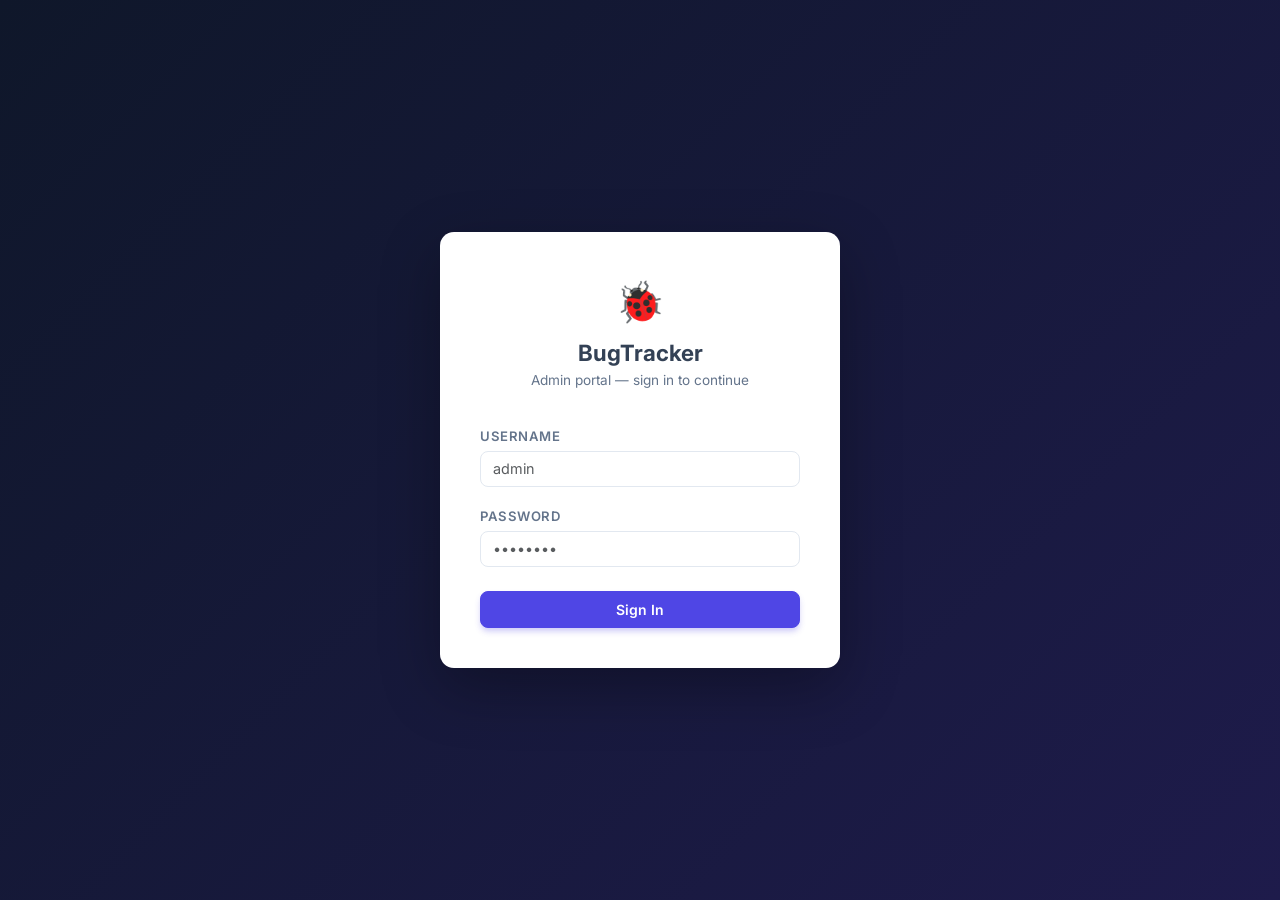
<file: index.html>
<!DOCTYPE html>
<html lang="en">
<head>
    <meta charset="UTF-8">
    <meta name="viewport" content="width=device-width, initial-scale=1.0">
    <title>BugTracker | Dashboard</title>

    <!-- Bootstrap 5 CSS CDN — provides responsive grid, components, and utility classes -->
    <link href="https://cdn.jsdelivr.net/npm/bootstrap@5.2.3/dist/css/bootstrap.min.css" rel="stylesheet">

    <!-- Custom stylesheet — overrides and extends Bootstrap with project-specific styles -->
    <link rel="stylesheet" href="css/styles.css">
</head>
<body>

    <!-- ===== NAVIGATION BAR ===== -->
    <!-- Responsive top nav using Bootstrap's navbar component.
         Collapses into a hamburger menu on smaller screens. -->
    <nav class="navbar navbar-expand-lg mb-4">
        <div class="container-fluid">

            <!-- Brand/logo link — clicking returns user to the dashboard -->
            <a class="navbar-brand" href="index.html">🐞 BugTracker</a>

            <!-- Hamburger toggle button — only visible on mobile/tablet viewports -->
            <button class="navbar-toggler" type="button"
                    data-bs-toggle="collapse" data-bs-target="#nav"
                    aria-controls="nav" aria-expanded="false" aria-label="Toggle navigation">
                <span class="navbar-toggler-icon"></span>
            </button>

            <!-- Collapsible nav links — hidden on small screens, shown on lg+ -->
            <div class="collapse navbar-collapse" id="nav">

                <!-- Primary navigation links -->
                <ul class="navbar-nav me-auto">
                    <li class="nav-item"><a class="nav-link active" href="index.html">Dashboard</a></li>
                    <li class="nav-item"><a class="nav-link" href="pages/create-issue.html">Create Ticket</a></li>
                    <li class="nav-item"><a class="nav-link" href="pages/people-management.html">People</a></li>
                    <li class="nav-item"><a class="nav-link" href="pages/project-management.html">Projects</a></li>
                </ul>

                <!-- Logout button — triggers logout logic defined in app.js -->
                <button id="logout-btn" class="btn btn-outline-danger btn-sm fw-bold ms-2">Logout</button>
            </div>
        </div>
    </nav>
    <!-- ===== END NAVIGATION BAR ===== -->


    <!-- ===== MAIN CONTENT AREA ===== -->
    <div class="container">

        <!-- Page header row — title on the left, filter controls on the right -->
        <div class="row mb-4 align-items-center">

            <!-- Page title and subtitle -->
            <div class="col-md-6">
                <h2 class="page-title">Issue Dashboard</h2>
                <p class="page-sub">All recorded bugs and issues</p>
            </div>

            <!-- Filter and action controls -->
            <div class="col-md-6 text-md-end mt-3 mt-md-0">

                <!-- Dropdown to filter issues by status (All / Open / Resolved / Overdue).
                     The selected value is read by app.js to filter the rendered issue cards. -->
                <select class="form-select w-auto d-inline-block" id="filter-status">
                    <option value="all">All Statuses</option>
                    <option value="open">Open</option>
                    <option value="resolved">Resolved</option>
                    <option value="overdue">Overdue</option>
                </select>

                <!-- Shortcut button to the ticket creation page -->
                <a href="pages/create-issue.html" class="btn btn-primary ms-2">+ New Ticket</a>
            </div>
        </div>

        <!-- Issue list container — populated dynamically by app.js.
             Shows a loading placeholder until JavaScript fetches and renders the issues. -->
        <div class="row" id="issue-list">
            <div class="col-12 text-center text-muted py-5"><p>Loading issues...</p></div>
        </div>

    </div>
    <!-- ===== END MAIN CONTENT AREA ===== -->


    <!-- Bootstrap 5 JS bundle (includes Popper) — required for navbar toggle and other components -->
    <script src="https://cdn.jsdelivr.net/npm/bootstrap@5.2.3/dist/js/bootstrap.bundle.min.js"></script>

    <!-- Main application script — handles issue rendering, filtering, and logout -->
    <script src="js/app.js"></script>

</body>
</html>
</file>
<file: css/styles.css>
/* =============================================================
   styles.css — UI Architecture & Theming
   BugTracker | Global Stylesheet
   ============================================================= */


/* ── 1. TYPOGRAPHY ──────────────────────────────────────────── */
/* Importing 'Inter' from Google Fonts — a typeface designed 
   specifically for readability on digital screens, ideal for 
   data-heavy interfaces like dashboards and issue trackers. */
@import url('https://fonts.googleapis.com/css2?family=Inter:wght@400;500;600;700&display=swap');


/* ── 2. DESIGN TOKENS (CSS VARIABLES) ───────────────────────── */
/* All brand colors and theme values are defined here as CSS custom 
   properties (variables). Following the DRY principle — if the 
   client requests a rebrand, only these values need to change and 
   the entire app updates automatically. */
:root {
    --primary: #4f46e5;       /* Main brand color — Premium Indigo */
    --primary-dark: #4338ca;  /* Darker shade used on hover states */
    --bg: #f8fafc;            /* Page background — modern Slate off-white */
    --surface: #ffffff;       /* Card/panel background — pure white */
    --border: #e2e8f0;        /* Subtle border color for separating elements */
    --text: #334155;          /* Primary body text — deep Slate */
    --muted: #64748b;         /* Secondary/supporting text — lighter Slate */
    --open: #3b82f6;          /* Status color — Blue for open/active issues */
    --resolved: #10b981;      /* Status color — Emerald for resolved issues */
    --overdue: #ef4444;       /* Status color — Red for critical/overdue issues */
}


/* ── 3. GLOBAL RESET & BASE STYLES ─────────────────────────── */
/* Applies border-box sizing to all elements so padding and borders 
   are included in width/height calculations — prevents layout surprises. */
* {
    box-sizing: border-box;
}

/* Base body styles — sets the global font, background, text color, 
   and removes default browser margin. */
body {
    font-family: 'Inter', sans-serif;
    background-color: var(--bg);
    color: var(--text);
    margin: 0;
}


/* ── 4. NAVBAR ───────────────────────────────────────────────── */
/* Dark navy background with a colored bottom border to visually 
   anchor the nav to the top of every page. !important overrides 
   Bootstrap's default navbar background. */
.navbar {
    background-color: #0f172a !important;
    border-bottom: 3px solid var(--primary);
    padding: 0.75rem 1.5rem;
}

/* Brand/logo text — white and bold to stand out against the dark navbar */
.navbar-brand {
    font-weight: 700;
    font-size: 1.25rem;
    letter-spacing: -0.3px;
    color: #ffffff !important;
}

/* Nav links — slightly muted white so the active/hovered item 
   stands out clearly by comparison. */
.nav-link {
    color: #cbd5e1 !important;
    font-size: 0.875rem;
    font-weight: 500;
    padding: 0.5rem 0.85rem !important;
    border-radius: 6px;
    /* Smooth color and background transitions on interaction */
    transition: background 0.15s, color 0.15s;
}

/* Highlight the active page link and provide hover feedback with a 
   semi-transparent white background pill effect. */
.nav-link:hover,
.nav-link.active {
    background-color: rgba(255, 255, 255, 0.1);
    color: #ffffff !important;
}


/* ── 5. BUTTONS & MICRO-INTERACTIONS ────────────────────────── */
/* Primary CTA button — indigo brand color with a soft shadow to give 
   it a lifted, tactile appearance. */
.btn-primary {
    background-color: var(--primary);
    border-color: var(--primary);
    font-weight: 600;
    font-size: 0.875rem;
    border-radius: 8px;
    padding: 0.45rem 1rem;
    /* Subtle upward nudge and deeper shadow on hover for tactile feel */
    transition: background 0.2s, transform 0.15s;
    box-shadow: 0 4px 6px -1px rgba(79, 70, 229, 0.3);
}

/* On hover: darken the button, shift it up 1px, and intensify the shadow
   to simulate a physical "press" interaction. */
.btn-primary:hover {
    background-color: var(--primary-dark);
    border-color: var(--primary-dark);
    transform: translateY(-1px);
    box-shadow: 0 6px 8px -1px rgba(79, 70, 229, 0.4);
}

/* Secondary and outline buttons — consistent border-radius and sizing 
   to match the primary button's visual language. */
.btn-secondary {
    font-size: 0.875rem;
    font-weight: 500;
    border-radius: 8px;
}

.btn-outline-secondary {
    border-radius: 8px;
    font-size: 0.8rem;
    font-weight: 600;
    letter-spacing: 0.2px;
}

.btn-warning {
    font-size: 0.875rem;
    font-weight: 600;
    border-radius: 8px;
}


/* ── 6. FORMS & ACCESSIBILITY ───────────────────────────────── */
/* Unified styling for all text inputs and dropdowns — consistent 
   border, radius, and background across the app. */
.form-control,
.form-select {
    border: 1px solid var(--border);
    border-radius: 8px;
    font-size: 0.9rem;
    background-color: var(--surface);
    transition: border-color 0.15s, box-shadow 0.15s;
}

/* Custom focus ring — replaces the browser's default outline with a 
   branded indigo glow. Maintains ADA/WCAG compliance for keyboard-only users. */
.form-control:focus,
.form-select:focus {
    border-color: var(--primary);
    box-shadow: 0 0 0 3px rgba(79, 70, 229, 0.15);
    outline: none;
}

/* Form labels — styled as small uppercase captions to clearly 
   distinguish them from the input fields they describe. */
.form-label {
    font-size: 0.82rem;
    font-weight: 600;
    color: var(--muted);
    text-transform: uppercase;
    letter-spacing: 0.5px;
    margin-bottom: 0.3rem;
}


/* ── 7. ISSUE CARDS ──────────────────────────────────────────── */
/* Base issue card — white surface with a left-side colored border 
   that changes based on status. The default border is neutral grey
   before a status class is applied by JavaScript. */
.card-issue {
    background: var(--surface);
    border: 1px solid var(--border);
    border-left: 5px solid #94a3b8; /* Default/neutral border color */
    border-radius: 10px;
    /* Smooth lift animation prepares for the hover effect below */
    transition: transform 0.2s, box-shadow 0.2s;
    overflow: hidden;
}

/* Hover effect — card lifts off the page with a shadow, 
   giving the interface a layered, interactive feel. */
.card-issue:hover {
    transform: translateY(-3px);
    box-shadow: 0 10px 15px -3px rgba(0, 0, 0, 0.1), 0 4px 6px -2px rgba(0, 0, 0, 0.05);
}

/* Dynamic status classes — injected by JavaScript based on each issue's 
   status field. Changes only the left border color for quick visual scanning.
   This follows the Separation of Concerns principle: JS controls state, 
   CSS controls appearance. */
.card-issue.is-open     { border-left-color: var(--open); }
.card-issue.is-resolved { border-left-color: var(--resolved); }
.card-issue.is-overdue  { border-left-color: var(--overdue); }

/* Meta info box inside each issue card — displays secondary details 
   (e.g. assignee, due date) in a subtle inset container. */
.card-issue .meta-box {
    background-color: #f1f5f9;
    border: 1px solid var(--border);
    border-radius: 7px;
    padding: 0.6rem 0.75rem;
}


/* ── 8. PRIORITY BADGES ──────────────────────────────────────── */
/* Base badge styles — small, pill-shaped, bold labels used to 
   communicate issue priority at a glance. */
.badge {
    font-weight: 600;
    font-size: 0.72rem;
    letter-spacing: 0.4px;
    padding: 0.3em 0.7em;
    border-radius: 20px; /* Full pill shape */
}

/* Each priority level uses a muted background tint with a matching 
   dark text color and subtle border for clear legibility. */
.priority-high   { background: #fee2e2; color: #991b1b; border: 1px solid #fecaca; } /* Red tones */
.priority-medium { background: #fef3c7; color: #92400e; border: 1px solid #fde68a; } /* Amber tones */
.priority-low    { background: #e0f2fe; color: #075985; border: 1px solid #bae6fd; } /* Blue tones */


/* ── 9. GENERAL LAYOUT COMPONENTS ───────────────────────────── */
/* Generic card — used across various pages as a basic content container. */
.card {
    border: 1px solid var(--border);
    border-radius: 10px;
}

/* Entry card — used in list views (e.g. People, Projects pages) to 
   display each record. The left indigo border visually groups entries 
   and connects them to the brand color. */
.entry-card {
    background: var(--surface);
    border: 1px solid var(--border);
    border-left: 4px solid var(--primary); /* Brand accent stripe */
    border-radius: 8px;
    padding: 0.85rem 1rem;
    margin-bottom: 0.6rem;
}

/* Entry card text hierarchy — name is prominent, detail is secondary */
.entry-card .name   { font-weight: 600; font-size: 0.95rem; }
.entry-card .detail { font-size: 0.82rem; color: var(--muted); }

/* Section card — a padded white container used to group related 
   form fields or content blocks on detail/management pages. */
.section-card {
    background: var(--surface);
    border: 1px solid var(--border);
    border-radius: 10px;
    padding: 1.5rem;
    margin-bottom: 1.5rem;
}

/* Page header text — large, bold title with a muted subtitle beneath it. */
.page-title { font-size: 1.4rem; font-weight: 700; margin-bottom: 0.2rem; letter-spacing: -0.3px; }
.page-sub   { font-size: 0.85rem; color: var(--muted); }


/* ── 10. LOGIN PAGE LAYOUT ───────────────────────────────────── */
/* Full-viewport wrapper — uses Flexbox to perfectly center the login 
   card both vertically and horizontally on any screen size. The dark 
   diagonal gradient gives the login screen a premium, distinct look 
   separate from the rest of the app. */
.login-wrapper {
    min-height: 100vh;
    display: flex;
    align-items: center;
    justify-content: center;
    background: linear-gradient(135deg, #0f172a 0%, #1e1b4b 100%); /* Dark navy to deep indigo */
}

/* The centered white card — max-width constrains it on wide screens, 
   and the large box-shadow gives it depth against the dark background. */
.login-card {
    background: var(--surface);
    border-radius: 14px;
    padding: 2.5rem;
    width: 100%;
    max-width: 400px; /* Prevents the card from stretching too wide */
    box-shadow: 0 20px 60px rgba(0, 0, 0, 0.3);
}

/* Login card branding elements — centered logo, title, and subtitle */
.login-logo  { font-size: 2.5rem; text-align: center; margin-bottom: 0.5rem; }
.login-title { text-align: center; font-size: 1.4rem; font-weight: 700; margin-bottom: 0.25rem; color: var(--text); }
.login-sub   { text-align: center; font-size: 0.85rem; color: var(--muted); margin-bottom: 2rem; }

/* Error alert — hidden by default (display: none) and made visible by 
   JavaScript when login credentials fail. Styled in red tones to 
   immediately signal that something went wrong. */
.alert-error {
    background: #fef2f2;
    border: 1px solid #fecaca;
    color: #b91c1c;
    border-radius: 8px;
    padding: 0.65rem 1rem;
    font-size: 0.875rem;
    margin-bottom: 1rem;
    display: none; /* Toggled to block by JS on failed login */
}
</file>
